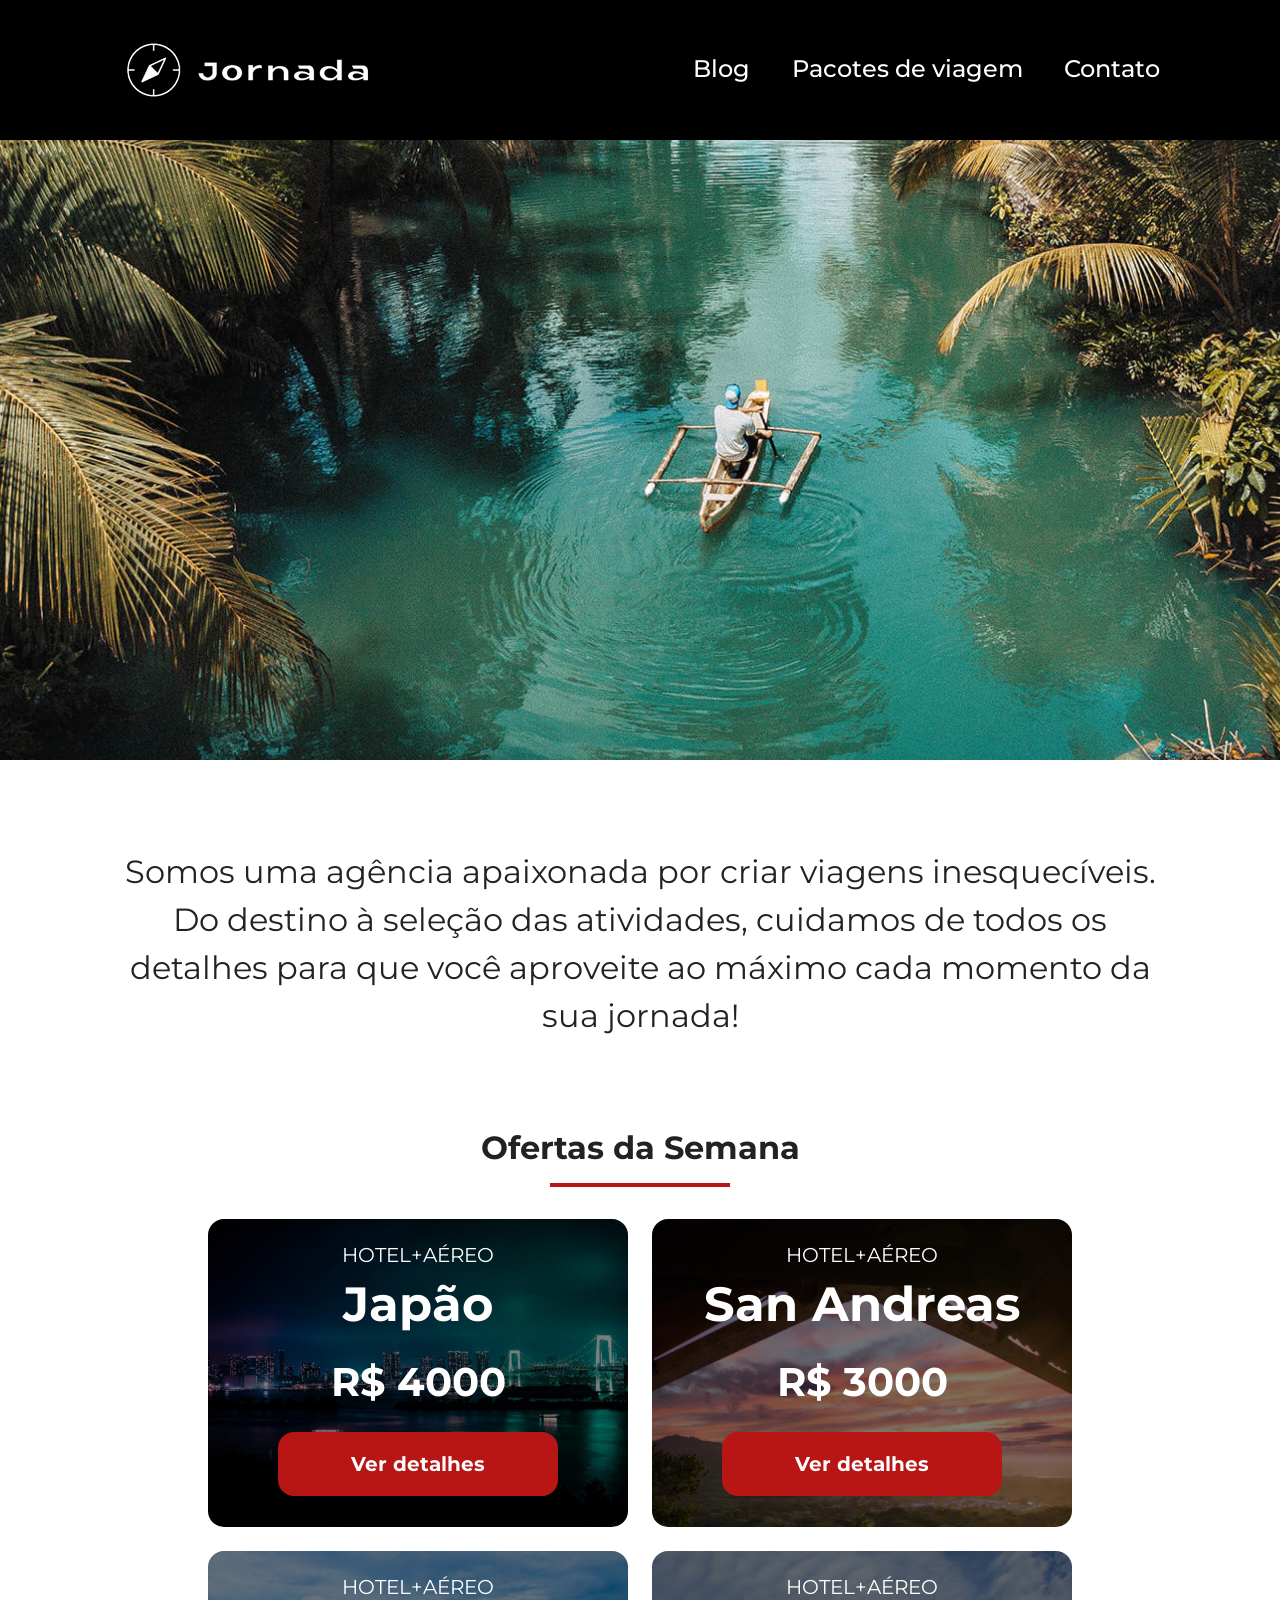
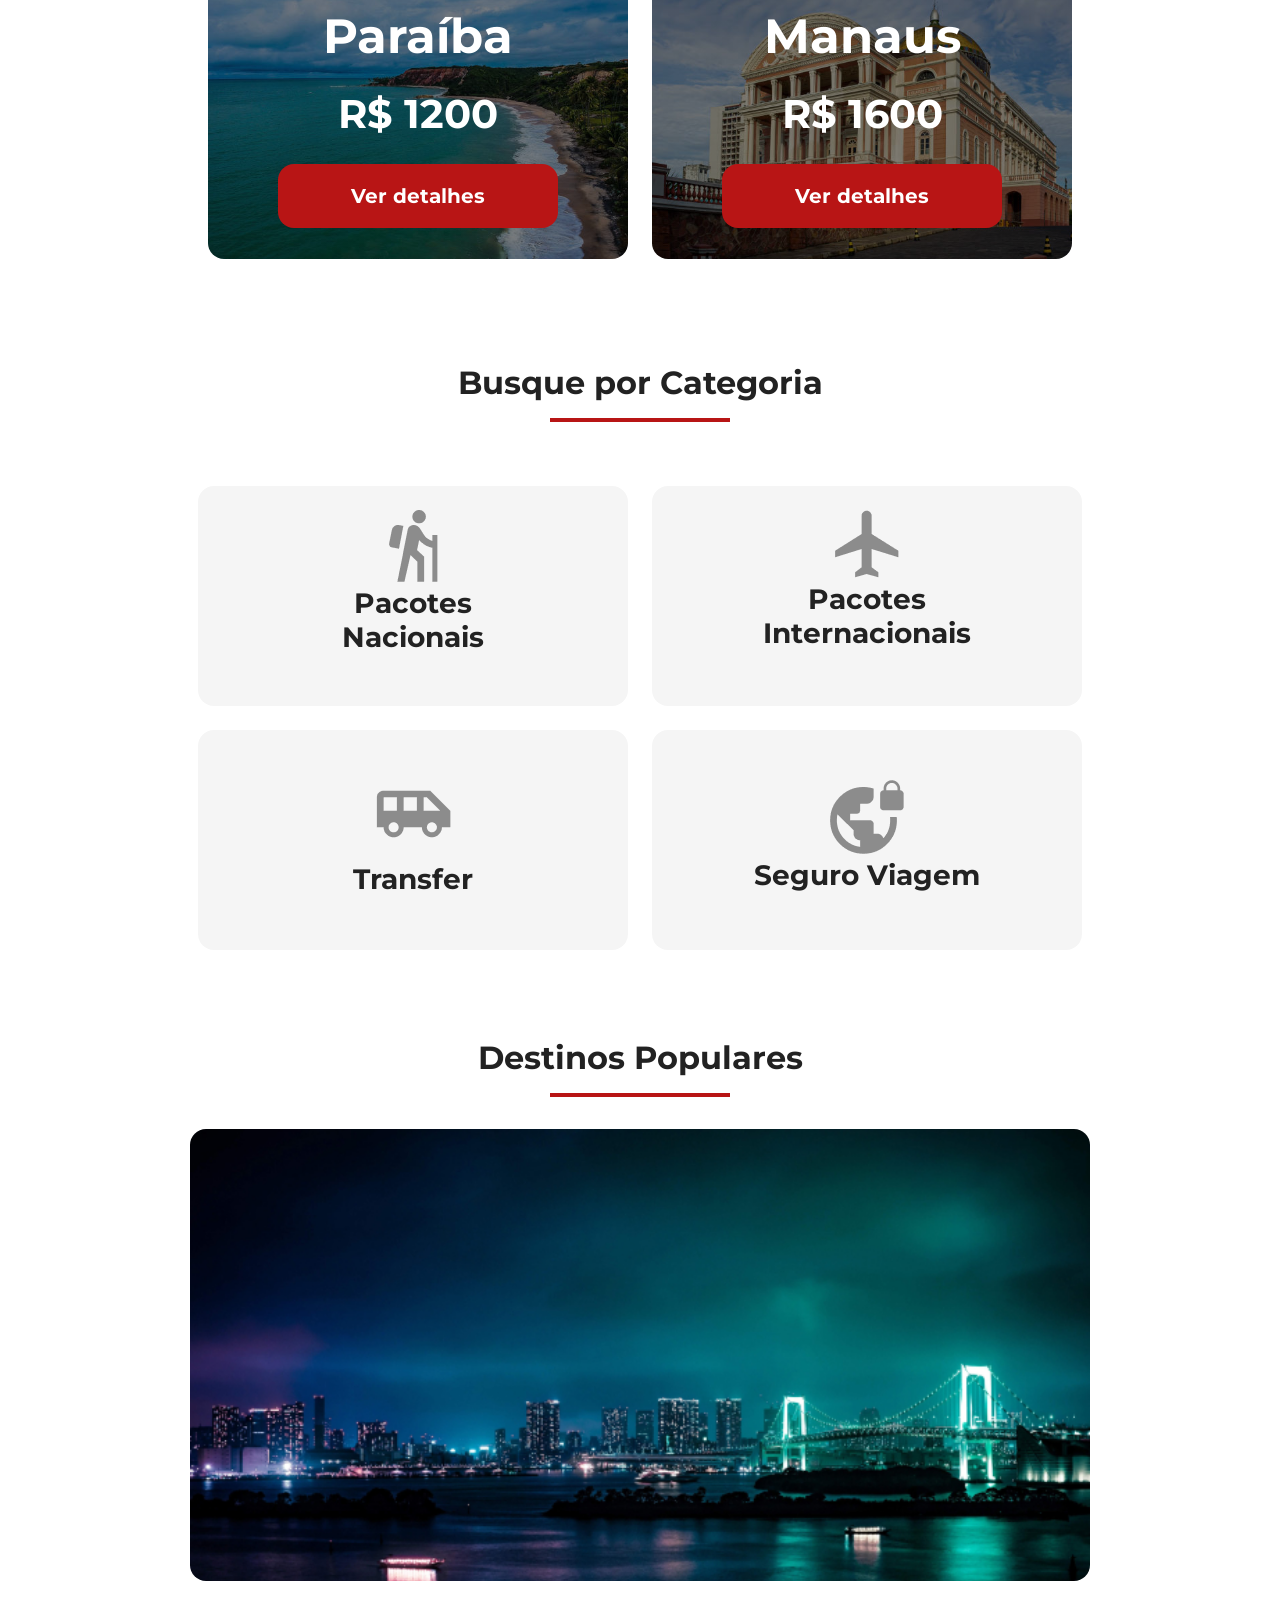
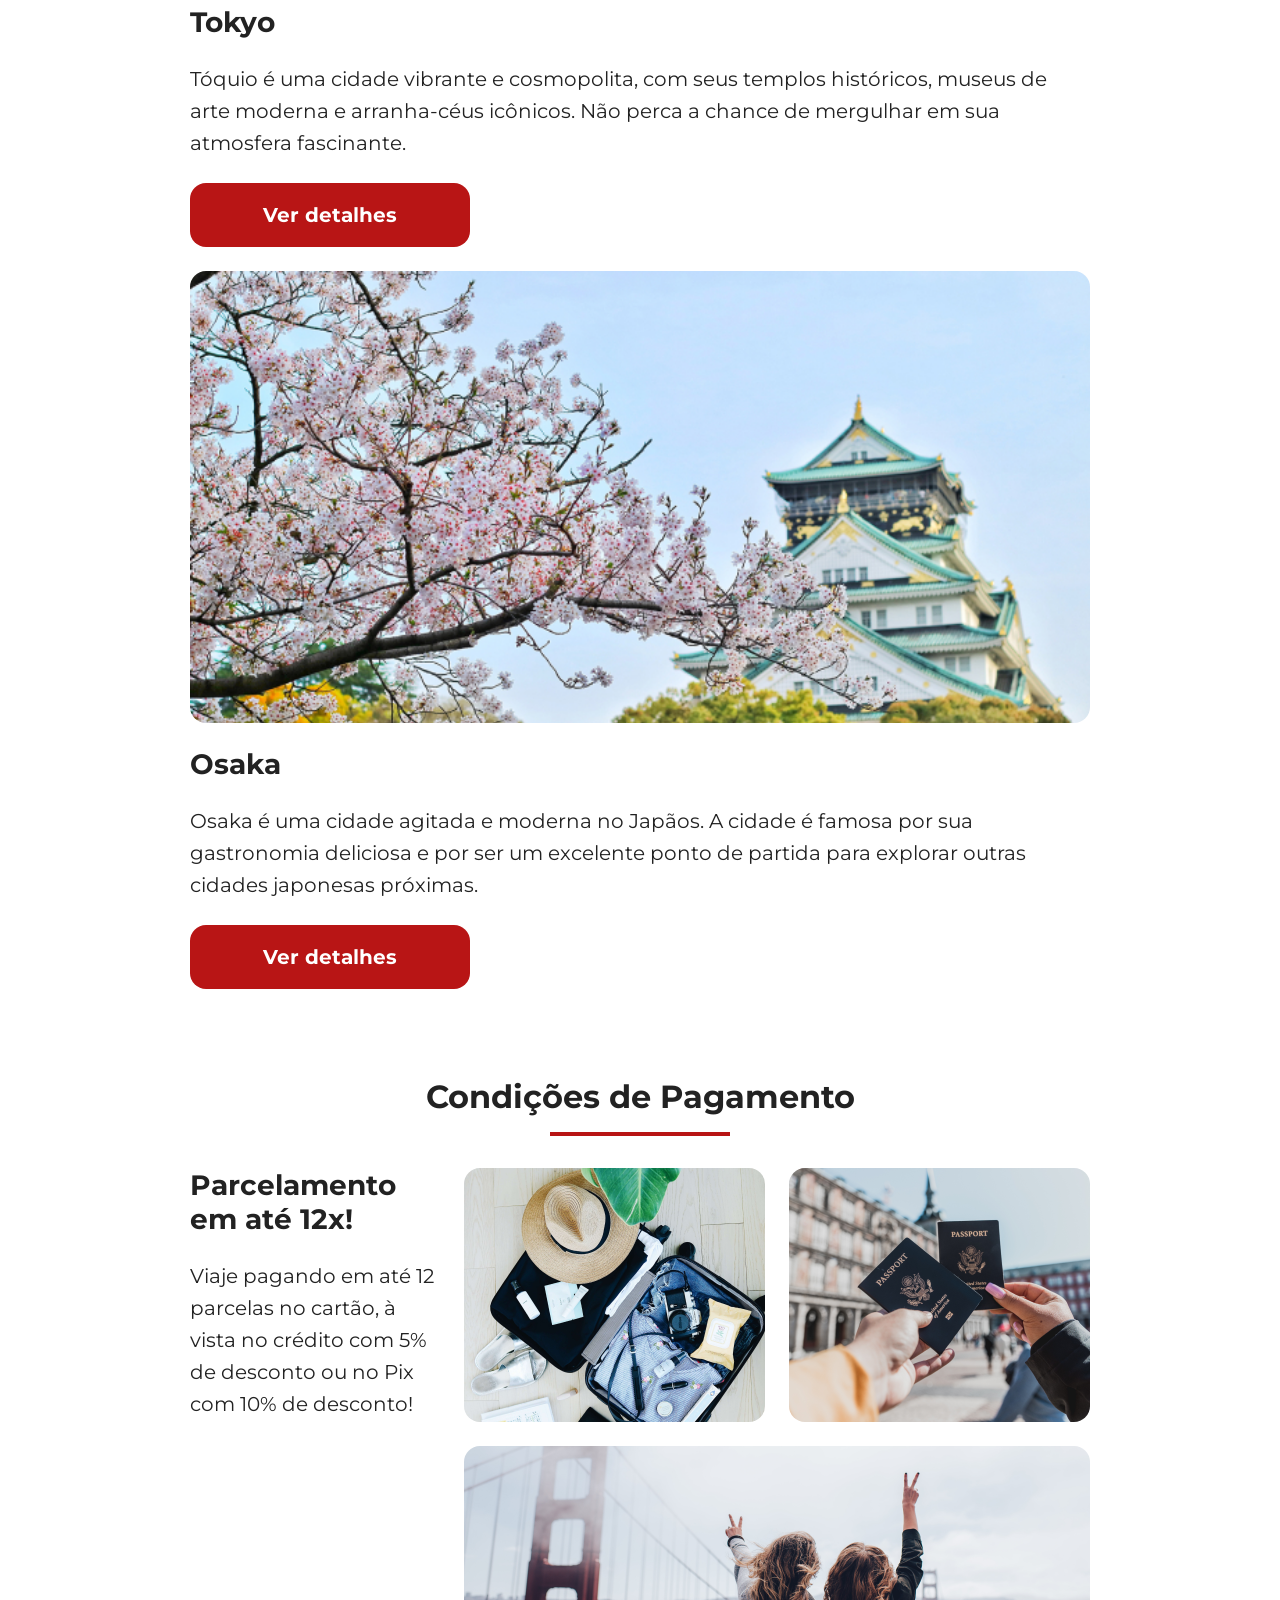
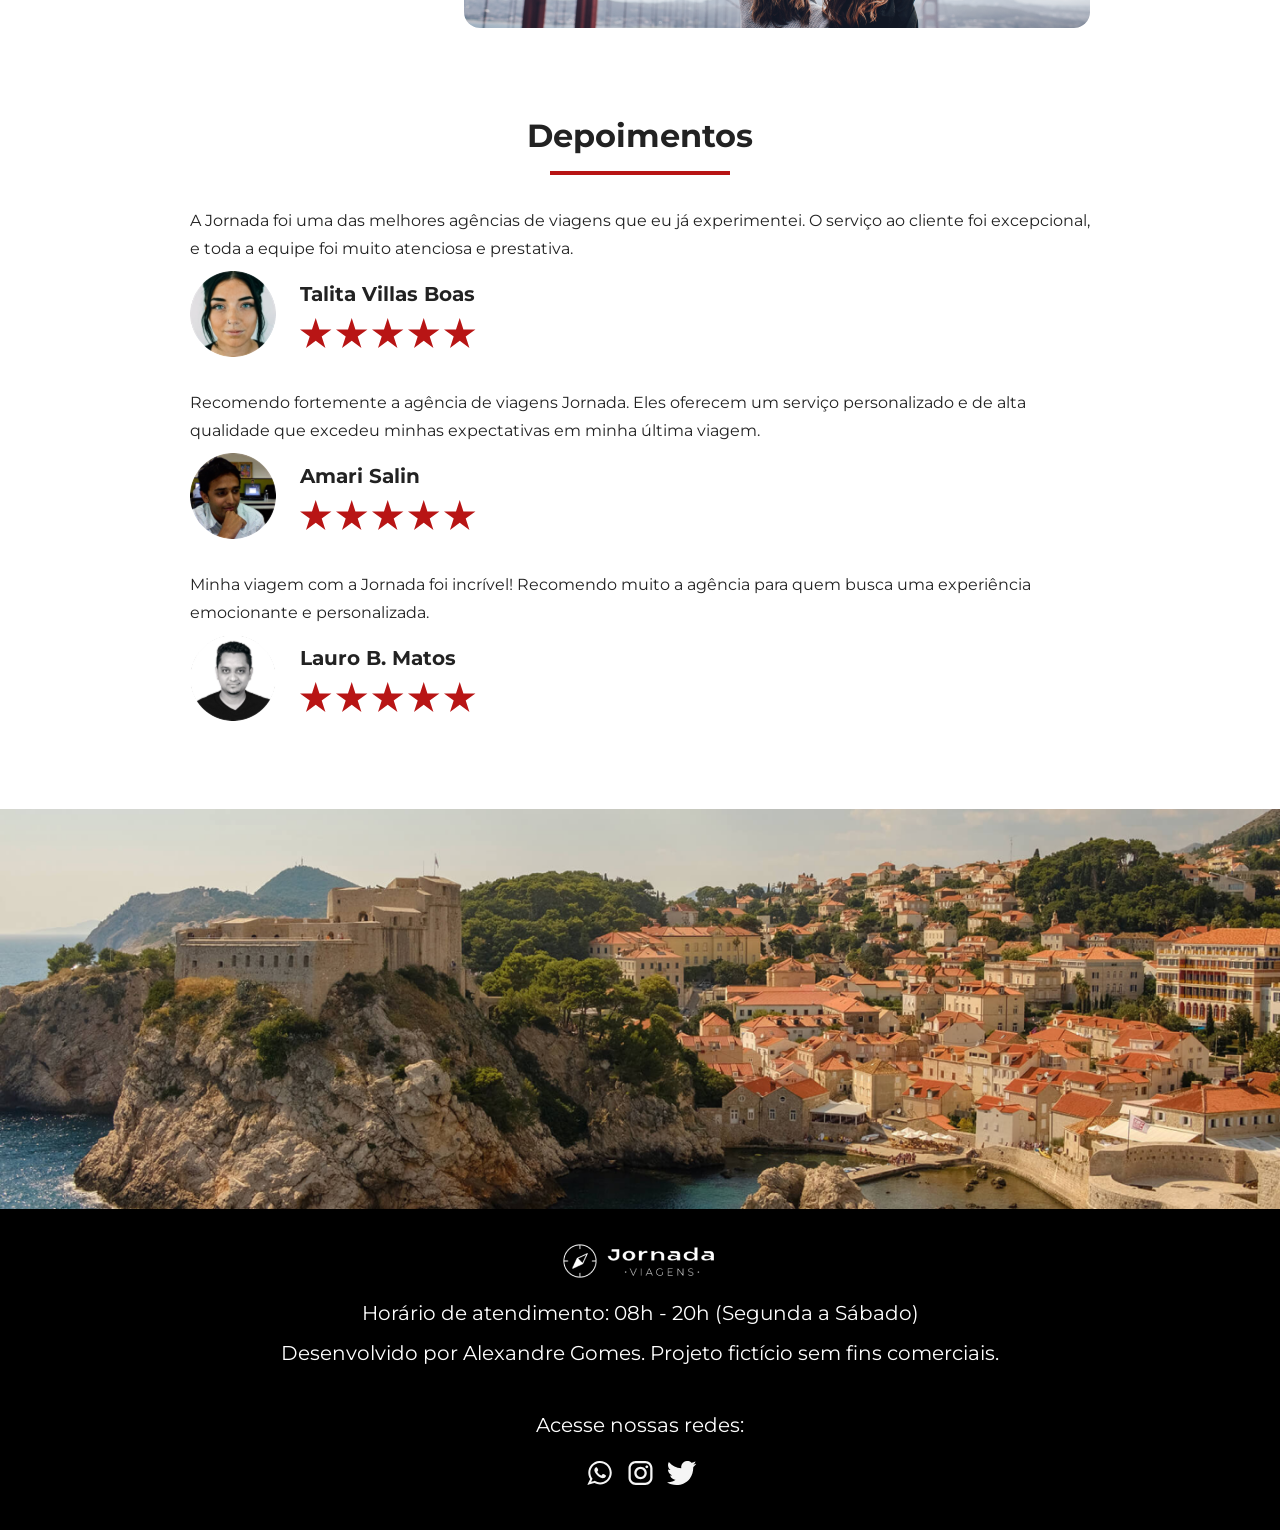
<file: index.html>
<!doctype html>
<html lang="pt-BR">

<head>
  <meta charset="UTF-8" />
  <meta name="viewport" content="width=device-width, initial-scale=1.0" />
  <meta name="description" content="Planeje sua próxima aventura com a Jornada Viagens. Oferecemos pacotes exclusivos, passagens e roteiros personalizados para transformar seu sonho em realidade. Confira!">

  <meta name="og:title" content="Jornada Viagens">
  <meta name="og:description" content="Jornada Viagens, uma agência apaixonada por criar viagens">
  <meta name="og:image" content="https://alexandregomes-off.github.io/jornada-viagens/img/logo-footer.png">
  <meta name="og:type" content="website">
  <meta name="og:url" content="https://alexandregomes-off.github.io/jornada-viagens">

  <link rel="icon" href="favico.svg" type="xml/svg" />
  <link rel="stylesheet" href="./css/style.css" />

  <title>Jornada Viagens</title>
</head>

<body>
  <header class="main-header">
    <a class="logo" href="index.html" title="voltar para a página inicial">
      <img class="img-mobile" src="img/bussola-jornada-branco.png"
        alt="Bussola do logo Jornada Viagens na cor branca" />
      <img class="img-desktop" src="img/bussola-texto-jornada-branco.png" alt="Logo Jornada Viagens na cor branca" />
    </a>
    <div class="navigation-menu">
      <label for="menu">
        <img src="img/menu.png" alt="menu" />
      </label>
      <input type="checkbox" id="menu" hidden />
      <nav>
        <ul class="list-links">
          <li>
            <a href="./blogpost.html" target="_blank" title="Acessar Blog">Blog</a>
          </li>
          <li>
            <a href="./travel-packages.html" target="_blank" title="Acessar Pacotes de viagem">Pacotes de viagem</a>
          </li>
          <li>
            <a href="./contato.html" target="_blank" title="Acessar Contato">Contato</a>
          </li>
        </ul>
      </nav>
    </div>
  </header>
  <section class="hero">
    <div class="hero-img"></div>
    <h2>
      Somos uma agência apaixonada por criar viagens inesquecíveis. Do destino
      à seleção das atividades, cuidamos de todos os detalhes para que você
      aproveite ao máximo cada momento da sua jornada!
    </h2>
  </section>
  <section class="offers">
    <div class="section-title">
      <h2>Ofertas da Semana</h2>
      <hr />
    </div>
    <div class="offers-cards">
      <article class="card japao">
        <header>
          <p>HOTEL+AÉREO</p>
          <h3>
            Japão <br />
            <span>R$ 4000</span>
          </h3>
        </header>
        <footer>
          <a href="#" class="button">Ver detalhes</a>
        </footer>
      </article>
      <article class="card san-andreas">
        <header>
          <p>HOTEL+AÉREO</p>
          <h3>
            San Andreas <br />
            <span>R$ 3000</span>
          </h3>
        </header>
        <footer>
          <a href="#" class="button">Ver detalhes</a>
        </footer>
      </article>
      <article class="card paraiba">
        <header>
          <p>HOTEL+AÉREO</p>
          <h3>
            Paraíba <br />
            <span>R$ 1200</span>
          </h3>
        </header>
        <footer>
          <a href="#" class="button">Ver detalhes</a>
        </footer>
      </article>
      <article class="card manaus">
        <header>
          <p>HOTEL+AÉREO</p>
          <h3>
            Manaus <br />
            <span>R$ 1600</span>
          </h3>
        </header>
        <footer>
          <a href="#" class="button">Ver detalhes</a>
        </footer>
      </article>
    </div>
  </section>
  <section class="categories">
    <div class="section-title">
      <h2>Busque por Categoria</h2>
      <hr />
    </div>
    <div class="categories-cards">
      <a class="card" href="#" target="_blank" title="Busque pela categoria Pacotes Nacionais">
        <img src="img/icone-caminhada.png" alt="ícone cinza representando uma pessoa fazendo tracking" />
        <h3 class="content-title">
          Pacotes<br />
          Nacionais
        </h3>
      </a>

      <a class="card" href="#" target="_blank" title="Busque pela categoria Pacotes Internacionais">
        <img src="img/icone-aviao.png" alt="ícone cinza representando um avião" />
        <h3 class="content-title">
          Pacotes <br />
          Internacionais
        </h3>
      </a>
      <a class="card single-line transfer" href="#" target="_blank" title="Busque pela categoria Transfer">
        <img src="img/icone-onibus.png" alt="ícone cinza representando um ônibus" />
        <h3 class="content-title">Transfer</h3>
      </a>
      <a class="card single-line" href="#" target="_blank" title="Busque pela categoria Seguro Viagem">
        <img src="img/icone-planeta.png" alt="ícone cinza representando o planeta terra com um cadeado" />
        <h3 class="content-title">Seguro Viagem</h3>
      </a>
    </div>
  </section>
  <section class="destinations">
    <div class="section-title">
      <h2>Destinos Populares</h2>
      <hr />
    </div>
    <div class="destination-items">
      <article class="item tokyo">
        <header>
          <div class="img-item"></div>
          <h3 class="content-title">Tokyo</h3>
        </header>
        <p class="content-text">
          Tóquio é uma cidade vibrante e cosmopolita, com seus templos
          históricos, museus de arte moderna e arranha-céus icônicos. Não
          perca a chance de mergulhar em sua atmosfera fascinante.
        </p>
        <footer>
          <a href="#" class="button" target="_blank" title="Veja mais detalhes do destino Tokyo">Ver detalhes</a>
        </footer>
      </article>
      <article class="item osaka">
        <header>
          <div class="img-item"></div>
          <h3 class="content-title">Osaka</h3>
        </header>
        <p class="content-text">
          Osaka é uma cidade agitada e moderna no Japãos. A cidade é famosa
          por sua gastronomia deliciosa e por ser um excelente ponto de
          partida para explorar outras cidades japonesas próximas.
        </p>
        <footer>
          <a href="#" class="button" target="_blank" title="Veja mais detalhes do destino Osaka">Ver detalhes</a>
        </footer>
      </article>
    </div>
  </section>
  <section class="payments">
    <div class="section-title">
      <h2>Condições de Pagamento</h2>
      <hr />
    </div>
    <article class="payments-content">
      <div class="text-content">
        <h3 class="content-title">Parcelamento em até 12x!</h3>
        <p class="content-text">Viaje pagando em até 12 parcelas no cartão, à vista no crédito com 5% de desconto ou no
          Pix com 10% de desconto! </p>
      </div>
      <div class="image-content">
        <div class="image bag"></div>
        <div class="image passport"></div>
        <div class="image people colspan-2"></div>
      </div>
    </article>

  </section>
  <section class="testimonials">

    <div class="section-title">
      <h2>Depoimentos</h2>
      <hr />
    </div>

    <div class="testimonials-container">

      <article>
        <header>
          <p>A Jornada foi uma das melhores agências de viagens que eu já experimentei. O serviço ao cliente foi
            excepcional, e toda a equipe foi muito atenciosa e prestativa.</p>
        </header>
        <footer>
          <img src="./img/avatar-talita.png" alt="Imagem de perfil da cliente Talita Villas Boas">
          <div class="profile-content">
            <h4>Talita Villas Boas</h4>
            <div class="rating">
              <img src="./img/star.svg" class="star" alt="Imagem de uma estrela vermelha">
              <img src="./img/star.svg" class="star" alt="Imagem de uma estrela vermelha">
              <img src="./img/star.svg" class="star" alt="Imagem de uma estrela vermelha">
              <img src="./img/star.svg" class="star" alt="Imagem de uma estrela vermelha">
              <img src="./img/star.svg" class="star" alt="Imagem de uma estrela vermelha">
            </div>
          </div>
        </footer>
      </article>

      <article>
        <header>
          <p>Recomendo fortemente a agência de viagens Jornada. Eles oferecem um serviço personalizado e de alta
            qualidade que excedeu minhas expectativas em minha última viagem.</p>
        </header>
        <footer>
          <img src="./img/avatar-amari.png" alt="Imagem de perfil do cliente Amari Salin">
          <div class="profile-content">
            <h4>Amari Salin</h4>
            <div class="rating">
              <img src="./img/star.svg" class="star" alt="Imagem de uma estrela vermelha">
              <img src="./img/star.svg" class="star" alt="Imagem de uma estrela vermelha">
              <img src="./img/star.svg" class="star" alt="Imagem de uma estrela vermelha">
              <img src="./img/star.svg" class="star" alt="Imagem de uma estrela vermelha">
              <img src="./img/star.svg" class="star" alt="Imagem de uma estrela vermelha">
            </div>
          </div>
        </footer>
      </article>

      <article>
        <header>
          <p>Minha viagem com a Jornada foi incrível! Recomendo muito a agência para quem busca uma experiência
            emocionante e personalizada.</p>
        </header>
        <footer>
          <img src="./img/avatar-lauro.png" alt="Imagem de perfil do cliente Lauro B. Matos">
          <div class="profile-content">
            <h4>Lauro B. Matos</h4>
            <div class="rating">
              <img src="./img/star.svg" class="star" alt="Imagem de uma estrela vermelha">
              <img src="./img/star.svg" class="star" alt="Imagem de uma estrela vermelha">
              <img src="./img/star.svg" class="star" alt="Imagem de uma estrela vermelha">
              <img src="./img/star.svg" class="star" alt="Imagem de uma estrela vermelha">
              <img src="./img/star.svg" class="star" alt="Imagem de uma estrela vermelha">
            </div>
          </div>
        </footer>
      </article>

    </div>

  </section>

  <section class="hero-footer">
    <div class="img-hero-footer"></div>
  </section>

  <section class="footer">
    <div class="detalhes">
      <div class="sobre">
        <img src="./img/logo-footer.png" alt="Logo da Jornada Viagens">
        <p>Horário de atendimento: 08h - 20h (Segunda a Sábado)</p>
        <p>Desenvolvido por Alexandre Gomes. Projeto fictício sem fins comerciais.</p>
      </div>
      <div class="redes-sociais">
        <p>Acesse nossas redes:</p>
        <div class="imagens-sociais">
          <a href="#"><img src="./img/icone-whatsapp.svg" target="_blank" title="Acesse o WhatsApp do Jarnada Viagens"
              alt="Icone do Whatsapp na cor branca"></a>
          <a href="#"><img src="./img/icone-instagram.svg" target="_blank" title="Acesse o Instagram do Jarnada Viagens"
              alt="Icone do instagram na cor branca"></a>
          <a href="#"><img src="./img/icone-twitter.svg" target="_blank" title="Acesse o Twitter do Jarnada Viagens"
              alt="Icone do Twitter na cor branca"></a>
        </div>
      </div>
    </div>

  </section>

</body>

</html>
</file>
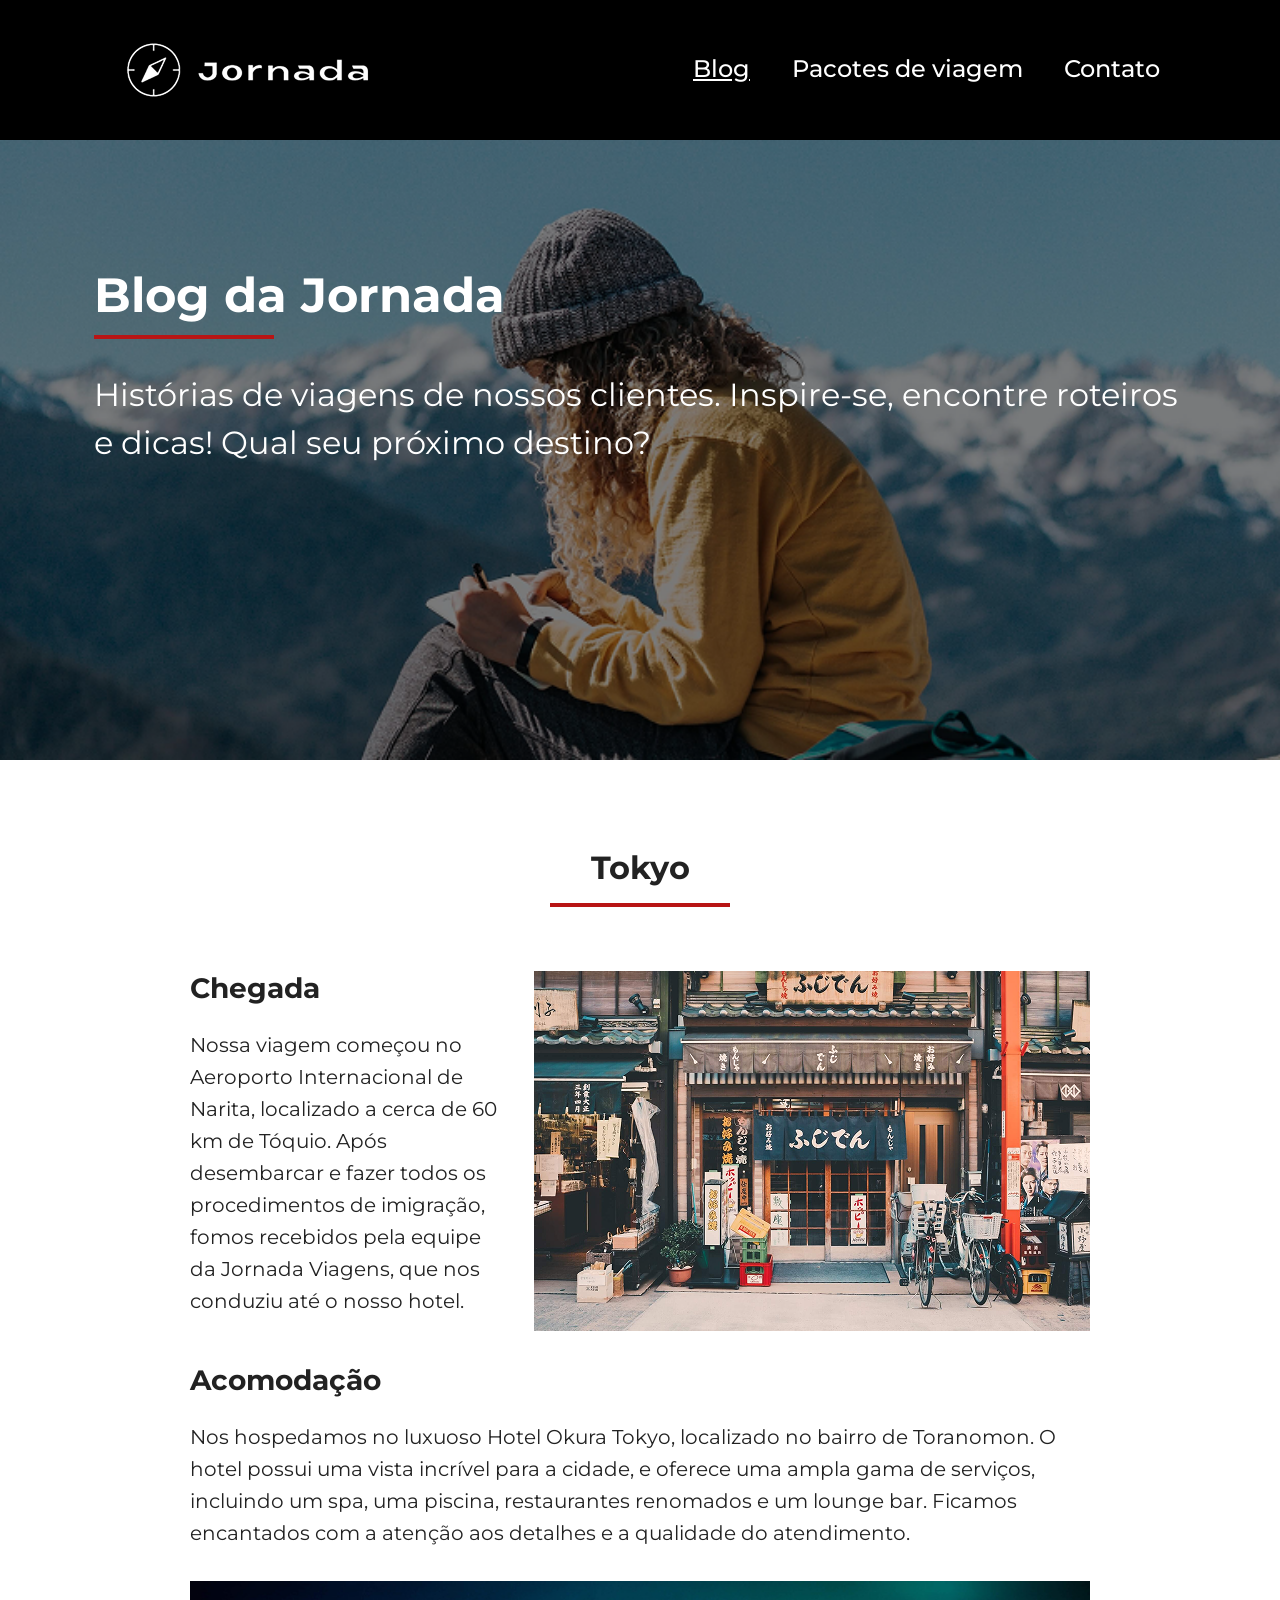
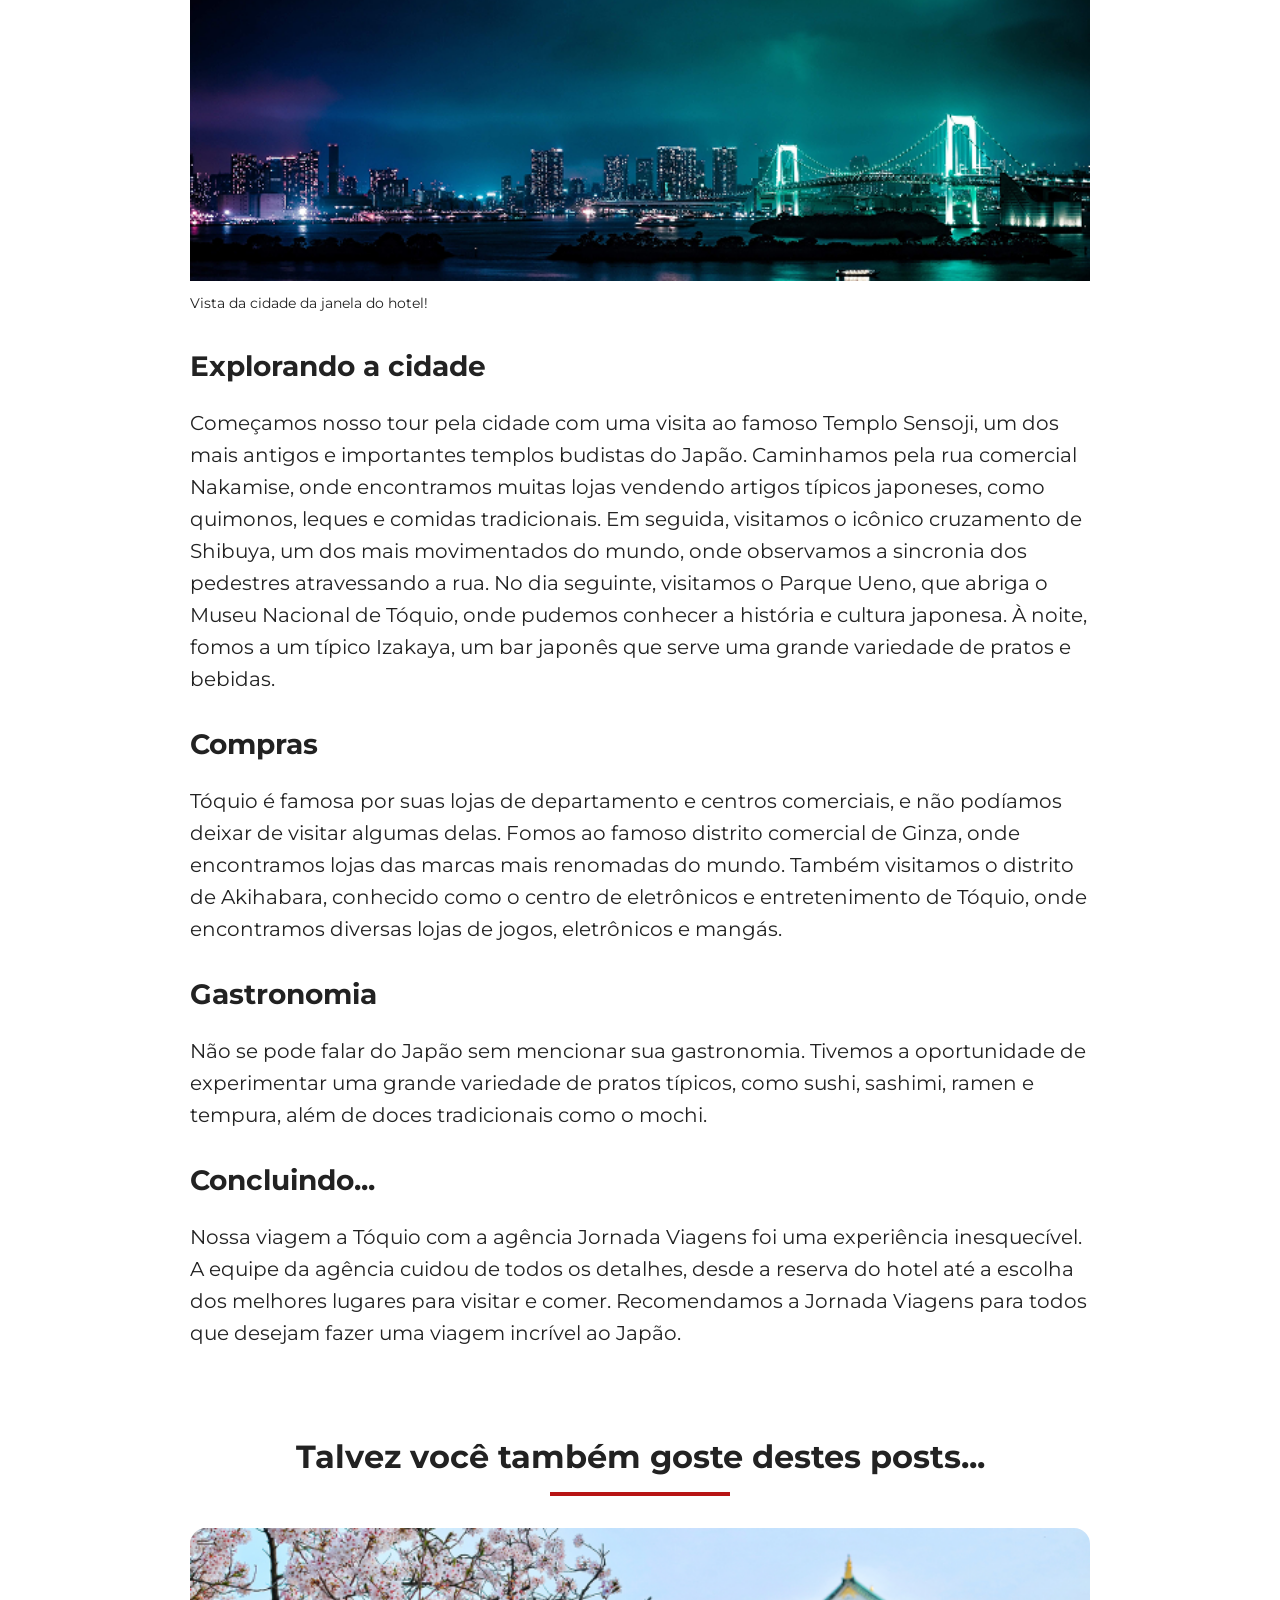
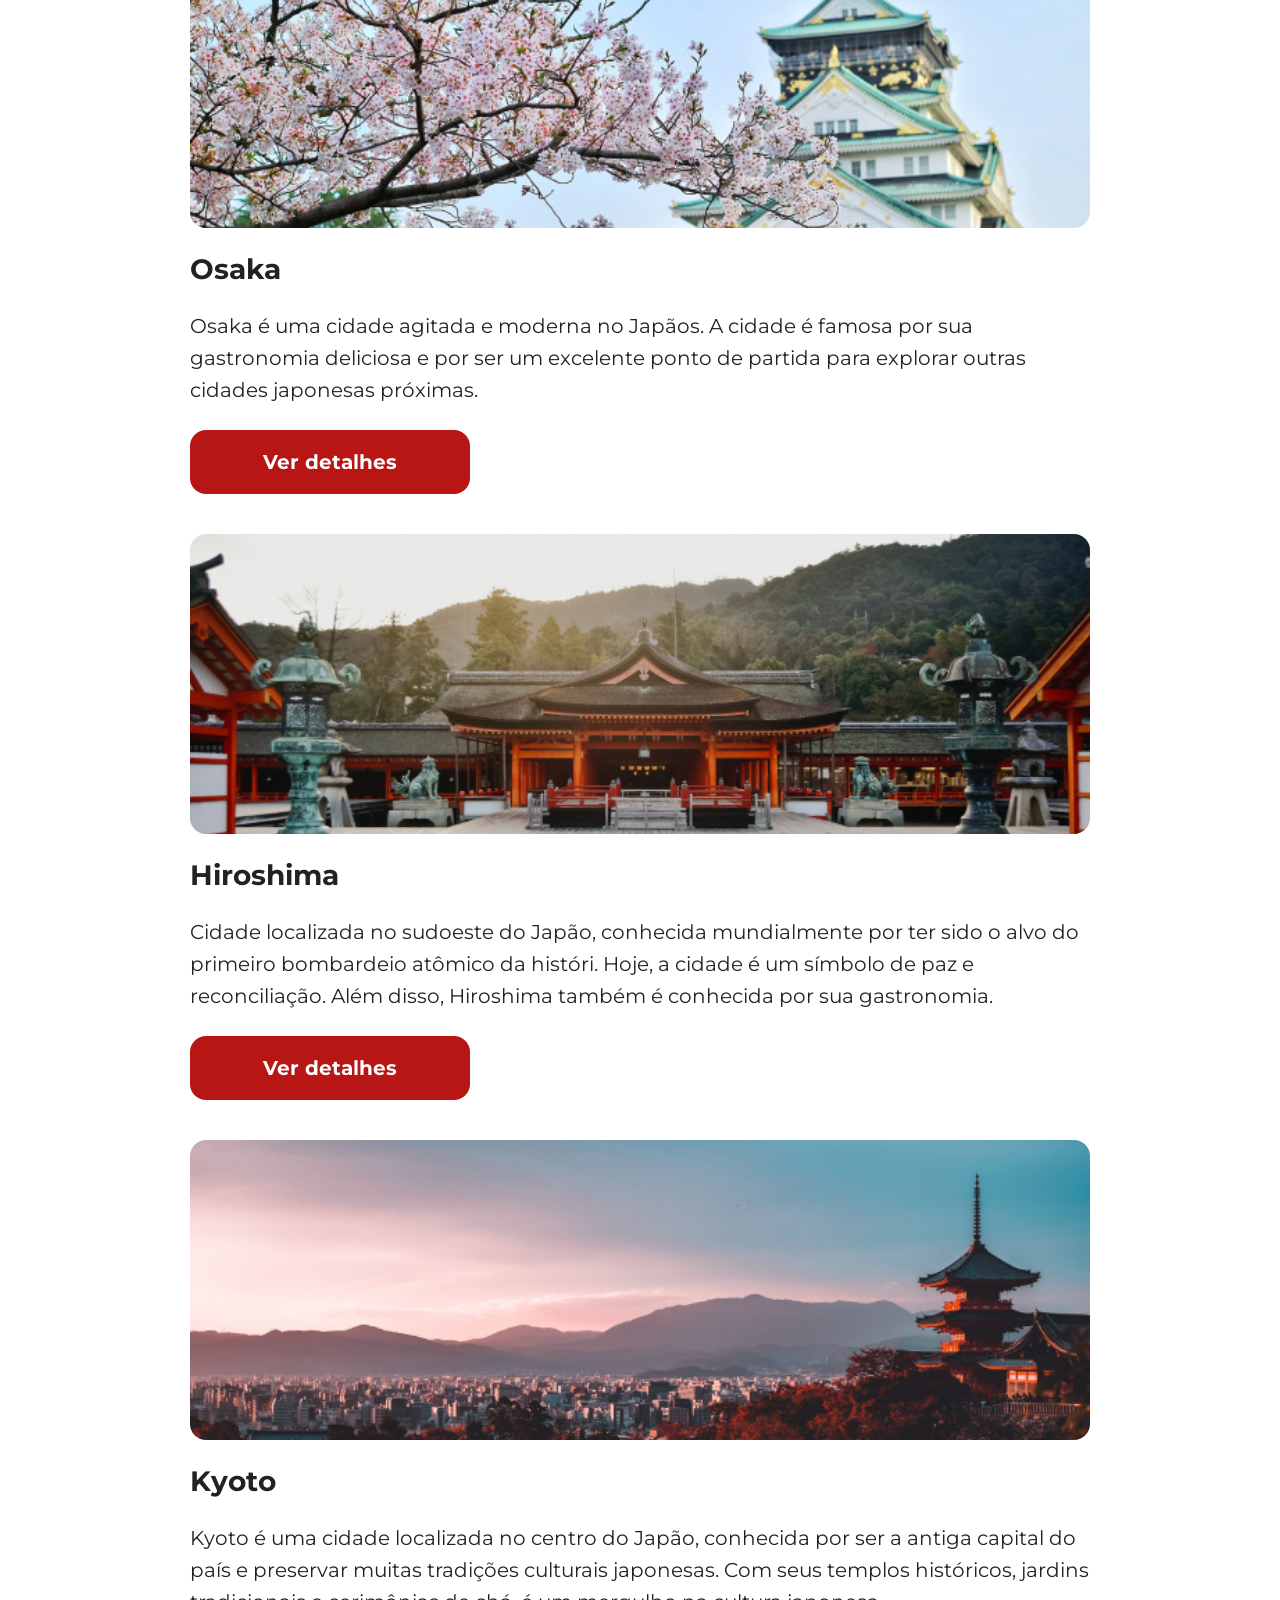
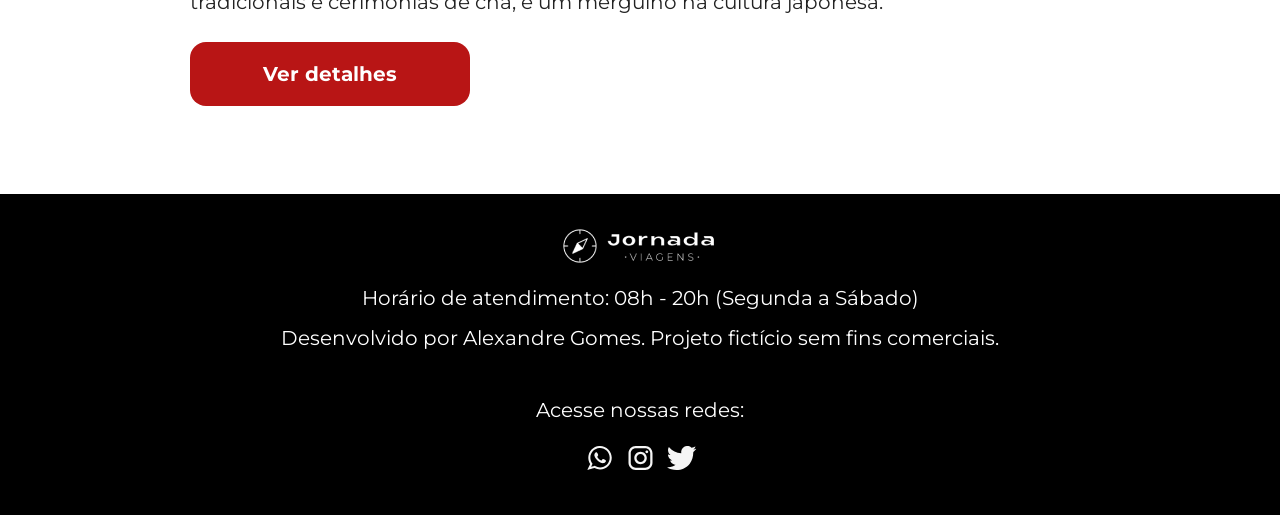
<file: blogpost.html>
<!DOCTYPE html>
<html lang="pt-br">

<head>
    <meta charset="UTF-8">
    <meta name="viewport" content="width=device-width, initial-scale=1.0">

    <meta name="description"
        content="Planeje sua próxima aventura com a Jornada Viagens. Oferecemos pacotes exclusivos, passagens e roteiros personalizados para transformar seu sonho em realidade. Confira!">

    <meta name="og:title" content="Jornada Viagens">
    <meta name="og:description" content="Jornada Viagens, uma agência apaixonada por criar viagens">
    <meta name="og:image" content="https://alexandregomes-off.github.io/jornada-viagens/img/logo-footer.png">
    <meta name="og:type" content="website">
    <meta name="og:url" content="https://alexandregomes-off.github.io/jornada-viagens">

    <link rel="icon" href="favico.svg" type="xml/svg" />
    <link rel="stylesheet" href="./css/style.css" />

    <title>Blog</title>
</head>

<body class="blog-content">

    <header class="main-header">
        <a class="logo" href="index.html" title="voltar para a página inicial">
            <img class="img-mobile" src="img/bussola-jornada-branco.png"
                alt="Bussola do logo Jornada Viagens na cor branca" />
            <img class="img-desktop" src="img/bussola-texto-jornada-branco.png"
                alt="Logo Jornada Viagens na cor branca" />
        </a>
        <div class="navigation-menu">
            <label for="menu">
                <img src="img/menu.png" alt="menu" />
            </label>
            <input type="checkbox" id="menu" hidden />
            <nav>
                <ul class="list-links">
                    <li>
                        <a class="active" href="./blogpost.html" target="_blank" title="Acessar Blog">Blog</a>
                    </li>
                    <li>
                        <a href="./travel-packages.html" target="_blank" title="Acessar Pacotes de viagem">Pacotes de
                            viagem</a>
                    </li>
                    <li>
                        <a href="./contato.html" target="_blank" title="Acessar Contato">Contato</a>
                    </li>
                </ul>
            </nav>
        </div>
    </header>

    <section class="hero-blog">
        <div class="hero-img">
            <div class="section-title hero-text">
                <h1>Blog da Jornada</h1>
                <hr>
                <p>Histórias de viagens de nossos clientes. Inspire-se, encontre roteiros e dicas! Qual seu próximo
                    destino?</p>
            </div>
        </div>
    </section>

    <section class="info-tokyo">
        <div class="section-title">
            <h2>Tokyo</h2>
            <hr />
        </div>

        <div class="flex-tokyo">
            <div class="text-content">
                <h3 class="content-title">Chegada</h3>
                <p class="content-text">Nossa viagem começou no Aeroporto Internacional de Narita, localizado a cerca de
                    60 km de Tóquio. Após
                    desembarcar e fazer todos os procedimentos de imigração, fomos recebidos pela equipe da Jornada
                    Viagens,
                    que nos conduziu até o nosso hotel.</p>
            </div>
            <div class="img-chegada-tokyo"></div>
        </div>

        <div>
            <h3 class="content-title">Acomodação</h3>
            <p class="content-text">Nos hospedamos no luxuoso Hotel Okura Tokyo, localizado no bairro de Toranomon. O
                hotel possui uma vista
                incrível para a cidade, e oferece uma ampla gama de serviços, incluindo um spa, uma piscina,
                restaurantes renomados e um lounge bar. Ficamos encantados com a atenção aos detalhes e a qualidade do
                atendimento.</p>
            <div class="img-acomodacao-tokyo"></div>
            <span class="legenda">Vista da cidade da janela do hotel!</span>
        </div>

        <div>
            <h3 class="content-title">Explorando a cidade</h3>
            <p class="content-text">Começamos nosso tour pela cidade com uma visita ao famoso Templo Sensoji, um dos
                mais antigos e
                importantes templos budistas do Japão. Caminhamos pela rua comercial Nakamise, onde encontramos muitas
                lojas vendendo artigos típicos japoneses, como quimonos, leques e comidas tradicionais.
                Em seguida, visitamos o icônico cruzamento de Shibuya, um dos mais movimentados do mundo, onde
                observamos a sincronia dos pedestres atravessando a rua.
                No dia seguinte, visitamos o Parque Ueno, que abriga o Museu Nacional de Tóquio, onde pudemos conhecer a
                história e cultura japonesa. À noite, fomos a um típico Izakaya, um bar japonês que serve uma grande
                variedade de pratos e bebidas.</p>
        </div>

        <div>
            <h3 class="content-title">Compras</h3>
            <p class="content-text">Tóquio é famosa por suas lojas de departamento e centros comerciais, e não podíamos
                deixar de visitar
                algumas delas. Fomos ao famoso distrito comercial de Ginza, onde encontramos lojas das marcas mais
                renomadas do mundo.
                Também visitamos o distrito de Akihabara, conhecido como o centro de eletrônicos e entretenimento de
                Tóquio, onde encontramos diversas lojas de jogos, eletrônicos e mangás.</p>
        </div>

        <div>
            <h3 class="content-title">Gastronomia</h3>
            <p class="content-text">Não se pode falar do Japão sem mencionar sua gastronomia. Tivemos a oportunidade de
                experimentar uma
                grande variedade de pratos típicos, como sushi, sashimi, ramen e tempura, além de doces tradicionais
                como o mochi.</p>
        </div>

        <div>
            <h3 class="content-title">Concluindo...</h3>
            <p class="content-text">Nossa viagem a Tóquio com a agência Jornada Viagens foi uma experiência
                inesquecível. A equipe da agência
                cuidou de todos os detalhes, desde a reserva do hotel até a escolha dos melhores lugares para visitar e
                comer. Recomendamos a Jornada Viagens para todos que desejam fazer uma viagem incrível ao Japão.</p>
        </div>
    </section>

    <section class="destinations">
        <div class="section-title">
            <h2>Talvez você também goste destes posts...</h2>
            <hr />
        </div>
        <div class="destination-items">

            <article class="item osaka">
                <header>
                    <div class="img-item"></div>
                    <h3 class="content-title">Osaka</h3>
                </header>
                <p class="content-text">
                    Osaka é uma cidade agitada e moderna no Japãos. A cidade é famosa
                    por sua gastronomia deliciosa e por ser um excelente ponto de
                    partida para explorar outras cidades japonesas próximas.
                </p>
                <footer>
                    <a href="#" class="button" target="_blank" title="Veja mais detalhes do destino Osaka">Ver
                        detalhes</a>
                </footer>
            </article>

            <article class="item hiroshima">
                <header>
                    <div class="img-item"></div>
                    <h3 class="content-title">Hiroshima</h3>
                </header>
                <p class="content-text">
                    Cidade localizada no sudoeste do Japão, conhecida mundialmente por ter sido o alvo do primeiro
                    bombardeio atômico da históri. Hoje, a cidade é um símbolo de paz e reconciliação. Além disso,
                    Hiroshima também é conhecida por sua gastronomia.
                </p>
                <footer>
                    <a href="#" class="button" target="_blank" title="Veja mais detalhes do destino hiroshima">Ver
                        detalhes</a>
                </footer>
            </article>

            <article class="item kyoto">
                <header>
                    <div class="img-item"></div>
                    <h3 class="content-title">Kyoto</h3>
                </header>
                <p class="content-text">
                    Kyoto é uma cidade localizada no centro do Japão, conhecida por ser a antiga capital do país e
                    preservar muitas tradições culturais japonesas. Com seus templos históricos, jardins tradicionais e
                    cerimônias de chá, é um mergulho na cultura japonesa.
                </p>
                <footer>
                    <a href="#" class="button" target="_blank" title="Veja mais detalhes do destino Kyoto">Ver
                        detalhes</a>
                </footer>
            </article>
        </div>
    </section>

    <footer class="footer">
        <div class="detalhes">
            <div class="sobre">
                <img src="./img/logo-footer.png" alt="Logo da Jornada Viagens">
                <p>Horário de atendimento: 08h - 20h (Segunda a Sábado)</p>
                <p>Desenvolvido por Alexandre Gomes. Projeto fictício sem fins comerciais.</p>
            </div>
            <div class="redes-sociais">
                <p>Acesse nossas redes:</p>
                <div class="imagens-sociais">
                    <a href="#"><img src="./img/icone-whatsapp.svg" target="_blank"
                            title="Acesse o WhatsApp do Jarnada Viagens" alt="Icone do Whatsapp na cor branca"></a>
                    <a href="#"><img src="./img/icone-instagram.svg" target="_blank"
                            title="Acesse o Instagram do Jarnada Viagens" alt="Icone do instagram na cor branca"></a>
                    <a href="#"><img src="./img/icone-twitter.svg" target="_blank"
                            title="Acesse o Twitter do Jarnada Viagens" alt="Icone do Twitter na cor branca"></a>
                </div>
            </div>
        </div>

    </footer>
    
</body>

</html>
</file>
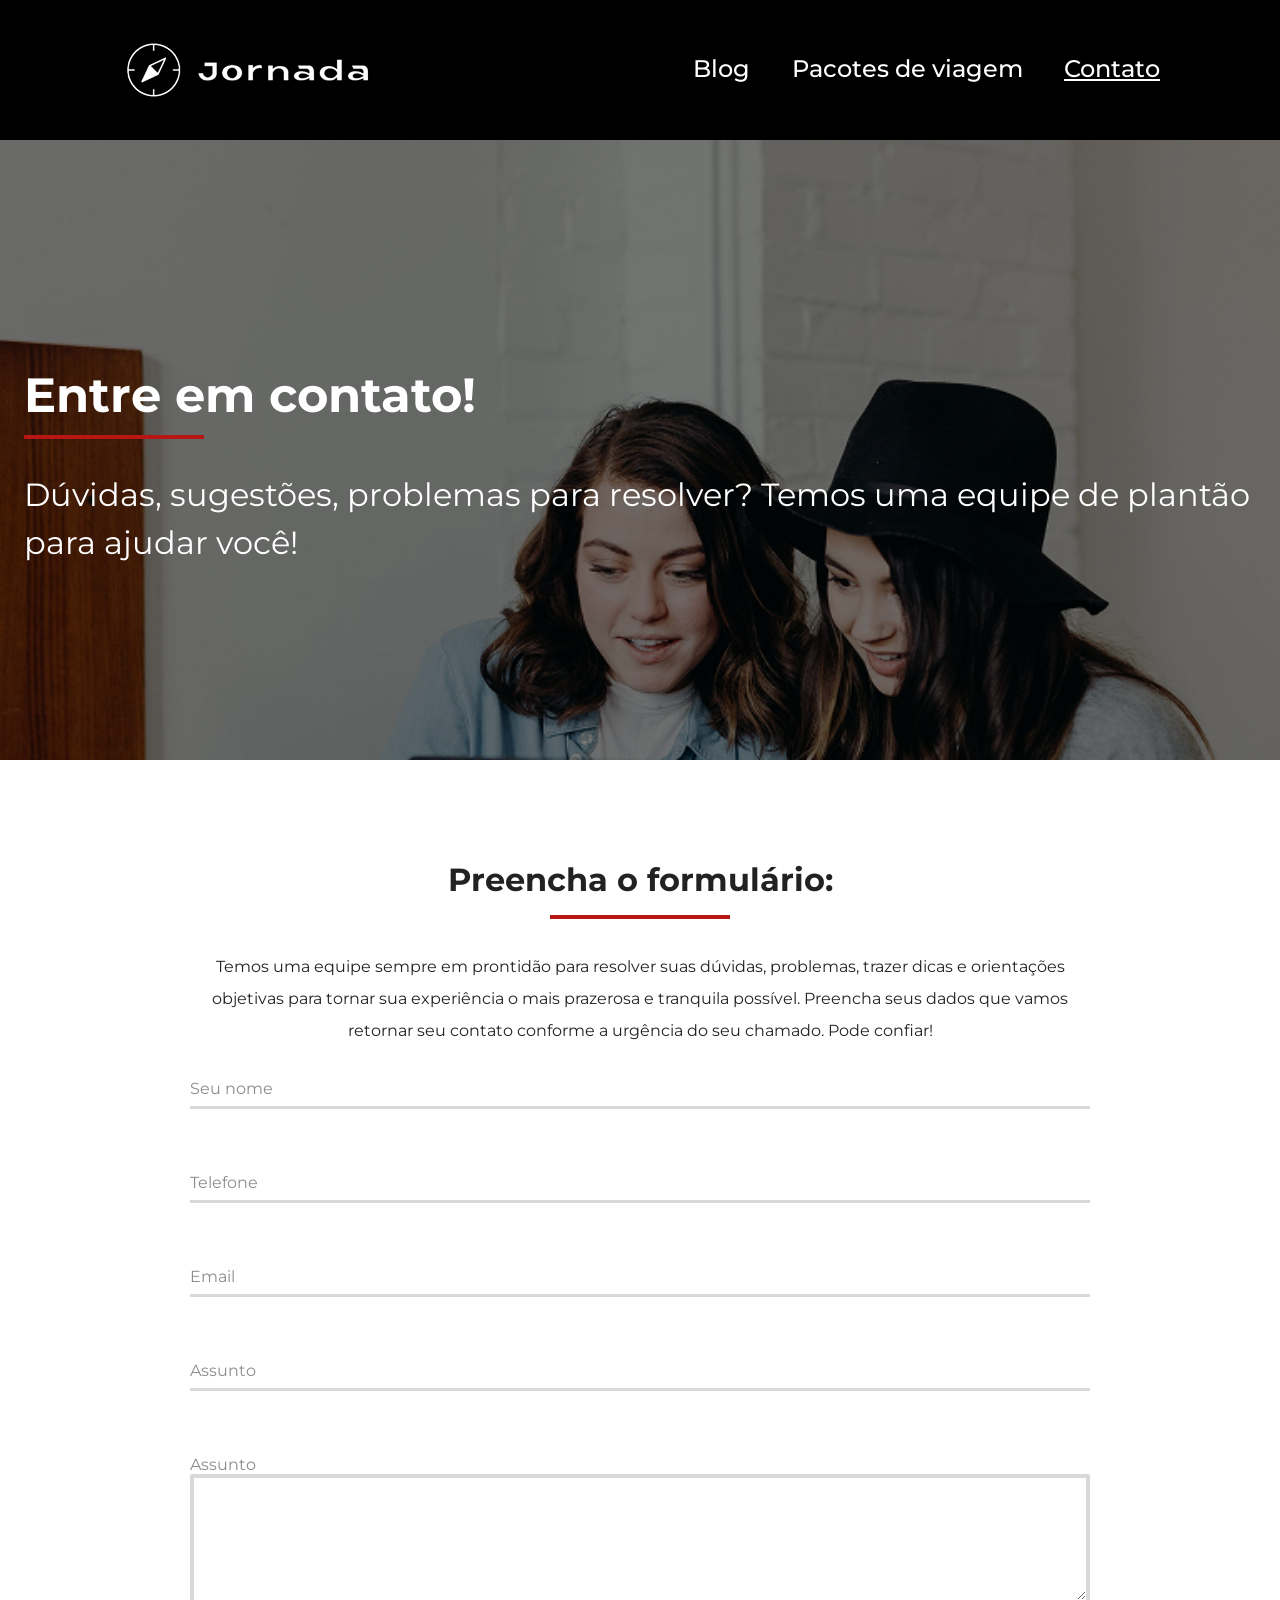
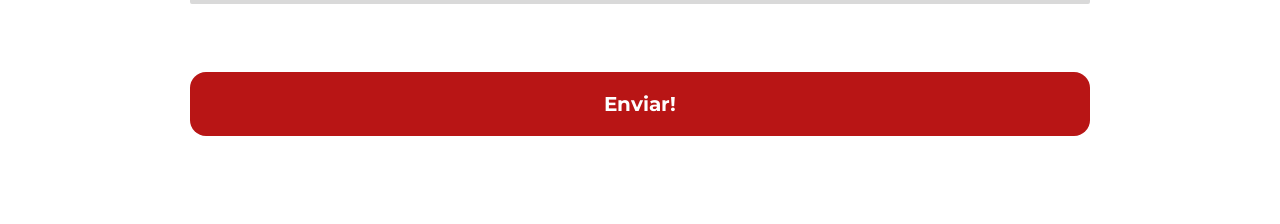
<file: contato.html>
<!DOCTYPE html>
<html lang="pt-br">

<head>
    <meta charset="UTF-8">
    <meta name="viewport" content="width=device-width, initial-scale=1.0">

    <meta name="description"
        content="Planeje sua próxima aventura com a Jornada Viagens. Oferecemos pacotes exclusivos, passagens e roteiros personalizados para transformar seu sonho em realidade. Confira!">

    <meta name="og:title" content="Jornada Viagens">
    <meta name="og:description" content="Jornada Viagens, uma agência apaixonada por criar viagens">
    <meta name="og:image" content="https://alexandregomes-off.github.io/jornada-viagens/img/logo-footer.png">
    <meta name="og:type" content="website">
    <meta name="og:url" content="https://alexandregomes-off.github.io/jornada-viagens">

    <link rel="icon" href="favico.svg" type="xml/svg" />
    <link rel="stylesheet" href="./css/style.css">

    <title>Entre em Contato</title>
</head>

<body class="contato-conteudo">

    <header class="main-header">
        <a class="logo" href="index.html" title="voltar para a página inicial">
            <img class="img-mobile" src="img/bussola-jornada-branco.png"
                alt="Bussola do logo Jornada Viagens na cor branca" />
            <img class="img-desktop" src="img/bussola-texto-jornada-branco.png"
                alt="Logo Jornada Viagens na cor branca" />
        </a>
        <div class="navigation-menu">
            <label for="menu">
                <img src="img/menu.png" alt="menu" />
            </label>
            <input type="checkbox" id="menu" hidden />
            <nav>
                <ul class="list-links">
                    <li>
                        <a href="./blogpost.html" target="_blank" title="Acessar Blog">Blog</a>
                    </li>
                    <li>
                        <a href="./travel-packages.html" target="_blank" title="Acessar Pacotes de viagem">Pacotes de
                            viagem</a>
                    </li>
                    <li>
                        <a class="active" href="./contato.html" target="_blank" title="Acessar Contato">Contato</a>
                    </li>
                </ul>
            </nav>
        </div>
    </header>

    <section class="hero-contato">
        <div class="contato-img">
            <div class="section-title contato-text">
                <h1>Entre em contato!</h1>
                <hr>
                <p>Dúvidas, sugestões, problemas para resolver? Temos uma equipe de plantão para ajudar você!</p>
            </div>
        </div>
    </section>

    <section class="form-content">
        <div class="section-title">
            <h2>Preencha o formulário:</h2>
            <hr />

            <p class="content-text">Temos uma equipe sempre em prontidão para resolver suas dúvidas, problemas, trazer
                dicas e orientações objetivas para tornar sua experiência o mais prazerosa e tranquila possível.
                Preencha seus dados que vamos retornar seu contato conforme a urgência do seu chamado. Pode confiar!</p>
        </div>

        <div class="form">
            <form action="" method="get">
                <div class="width100">
                    <label for="name">Seu nome</label>
                    <input type="text" name="userName" id="name">
                    <div class="linha"></div>
                </div>
                <div class="width50">
                    <label for="number">Telefone</label>
                    <input type="number" name="userNumber" id="number">
                    <div class="linha"></div>
                </div>
                <div class="width50">
                    <label for="email">Email</label>
                    <input type="email" name="userEmail" id="email">
                    <div class="linha"></div>
                </div>
                <div class="width100">
                    <label for="assunto">Assunto</label>
                    <input type="text" name="" id="">
                    <div class="linha"></div>
                </div>
                <div class="width100">
                    <label for="comment">Assunto</label>
                    <br>
                    <textarea name="userComment" id="comment"></textarea>
                </div>
                <a href="#" class="button" target="_blank" title="Botão para enviar o formulario">Enviar!</a>
            </form>
        </div>

    </section>

</body>

</html>
</file>
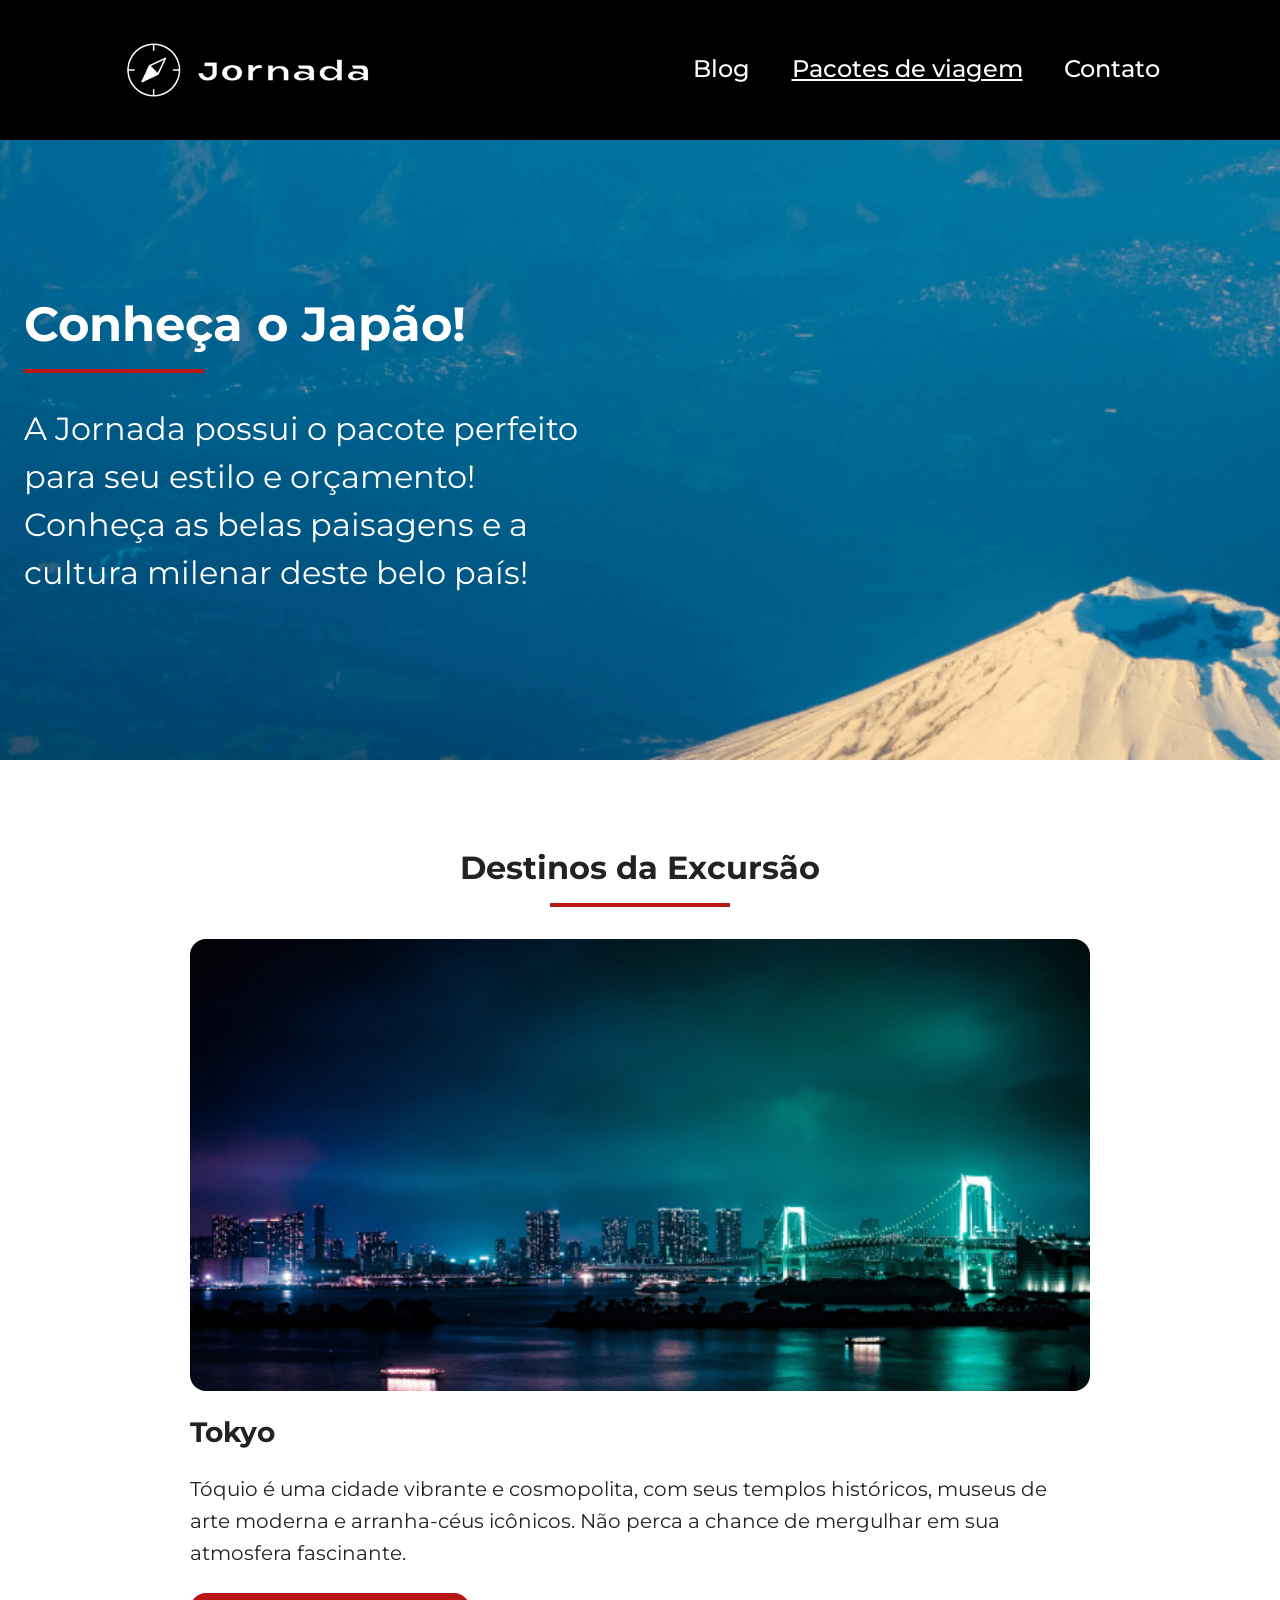
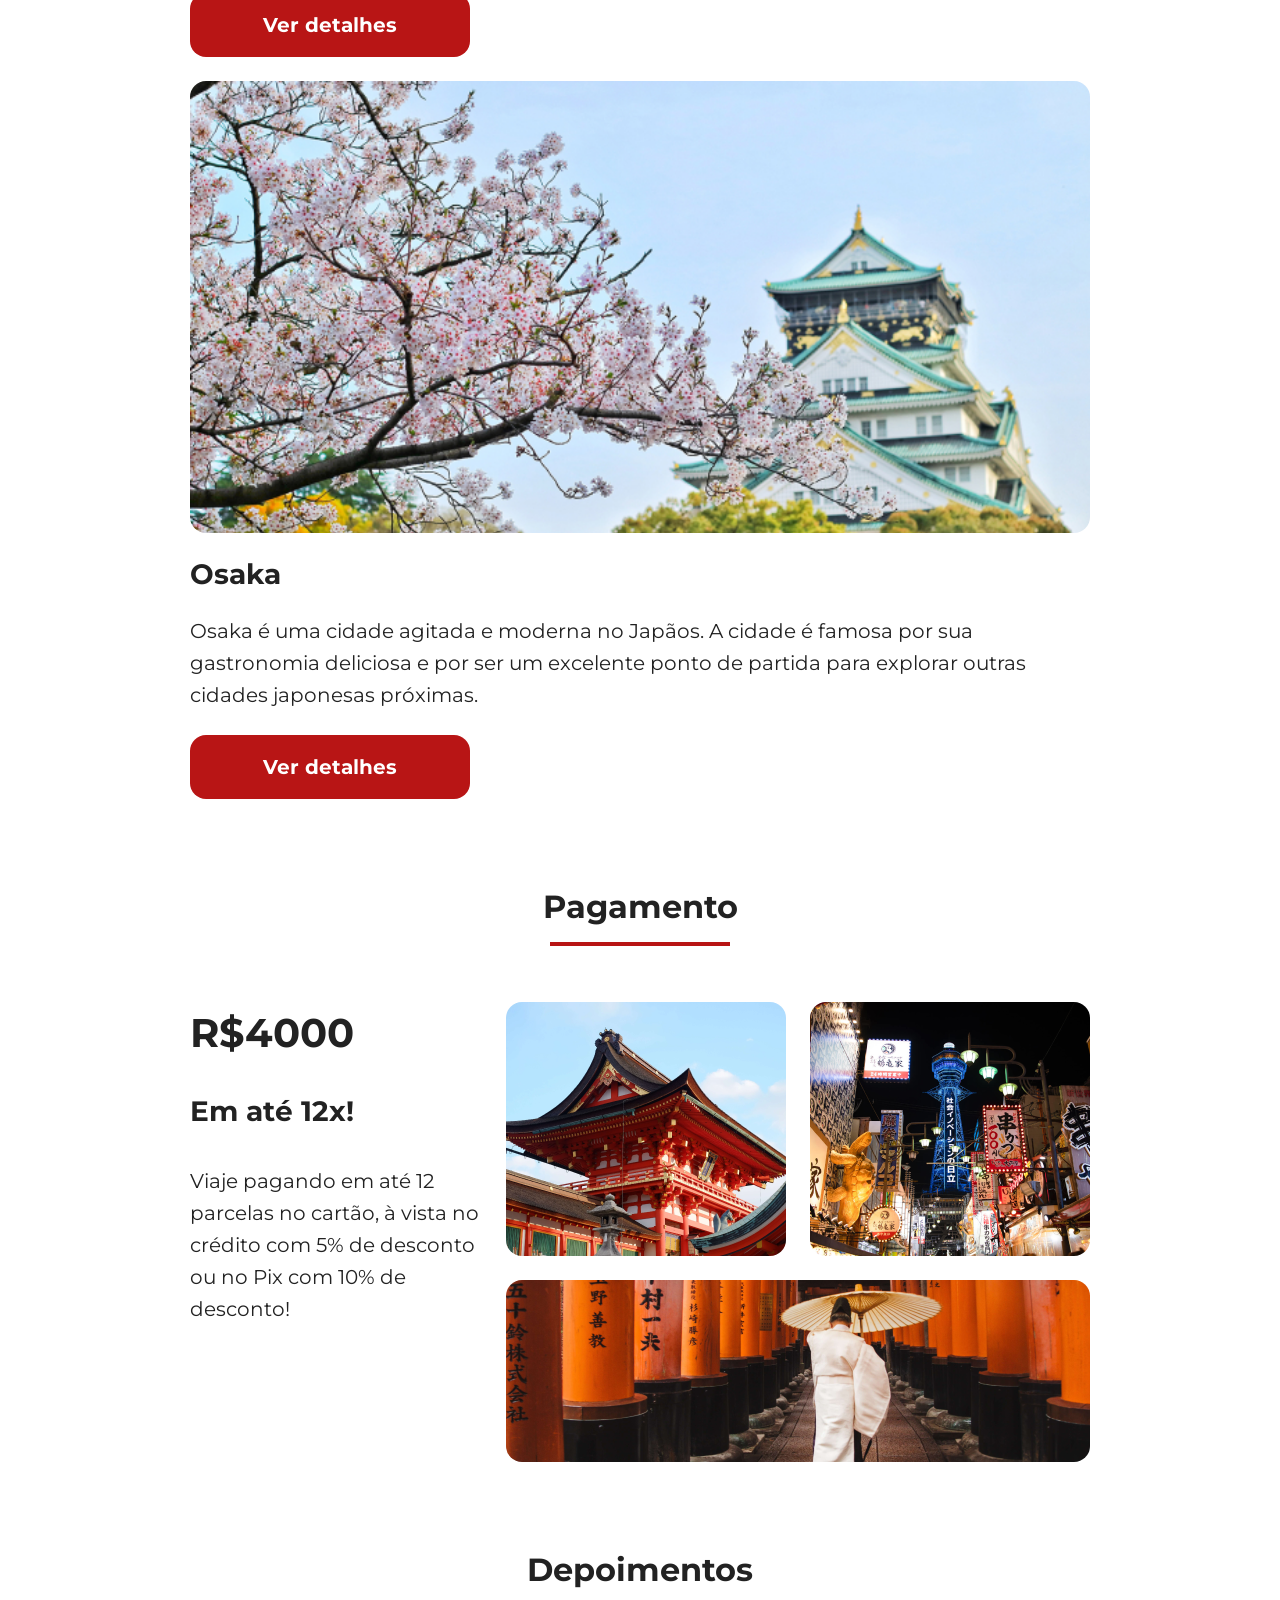
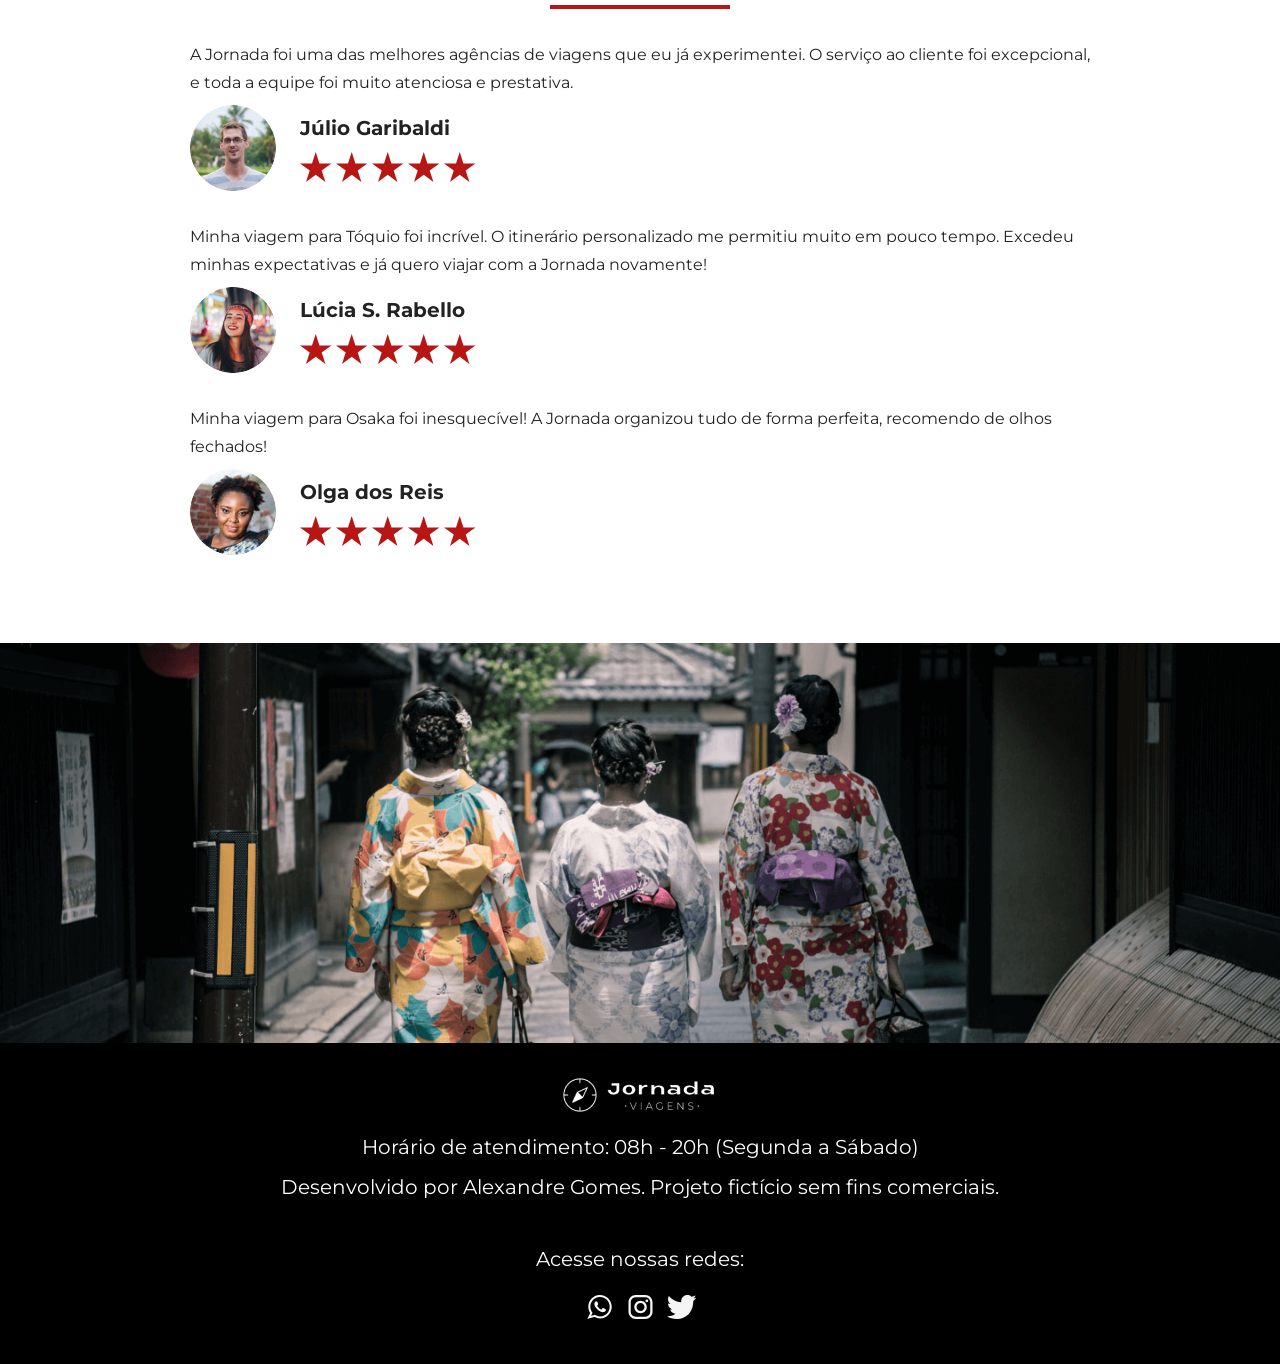
<file: travel-packages.html>
<!DOCTYPE html>
<html lang="pt-br">

<head>
    <meta charset="UTF-8">
    <meta name="viewport" content="width=device-width, initial-scale=1.0">

    <meta name="description"
        content="Planeje sua próxima aventura com a Jornada Viagens. Oferecemos pacotes exclusivos, passagens e roteiros personalizados para transformar seu sonho em realidade. Confira!">

    <meta name="og:title" content="Jornada Viagens">
    <meta name="og:description" content="Jornada Viagens, uma agência apaixonada por criar viagens">
    <meta name="og:image" content="https://alexandregomes-off.github.io/jornada-viagens/img/logo-footer.png">
    <meta name="og:type" content="website">
    <meta name="og:url" content="https://alexandregomes-off.github.io/jornada-viagens">

    <link rel="icon" href="favico.svg" type="xml/svg" />
    <link rel="stylesheet" href="./css/style.css" />

    <title>Pacotes de Viagem</title>
</head>

<body class="travel-packages-content">
    <header class="main-header">
        <a class="logo" href="index.html" title="voltar para a página inicial">
            <img class="img-mobile" src="img/bussola-jornada-branco.png"
                alt="Bussola do logo Jornada Viagens na cor branca" />
            <img class="img-desktop" src="img/bussola-texto-jornada-branco.png"
                alt="Logo Jornada Viagens na cor branca" />
        </a>
        <div class="navigation-menu">
            <label for="menu">
                <img src="img/menu.png" alt="menu" />
            </label>
            <input type="checkbox" id="menu" hidden />
            <nav>
                <ul class="list-links">
                    <li>
                        <a href="./blogpost.html" target="_blank" title="Acessar Blog">Blog</a>
                    </li>
                    <li>
                        <a class="active" href="pacotes-de-viagens.html" target="_blank"
                            title="Acessar Pacotes de viagem">Pacotes de
                            viagem</a>
                    </li>
                    <li>
                        <a href="./contato.html" target="_blank" title="Acessar Contato">Contato</a>
                    </li>
                </ul>
            </nav>
        </div>

    </header>

    <section class="travel-packages">
        <div class="section-title">
            <h1>Conheça o Japão!</h1>
            <hr />
            <p>A Jornada possui o pacote perfeito para seu estilo e orçamento! Conheça as belas paisagens e a cultura
                milenar deste belo país!</p>
        </div>
    </section>

    <section class="destinations">
        <div class="section-title">
            <h2>Destinos da Excursão</h2>
            <hr />
        </div>
        <div class="destination-items">
            <article class="item tokyo">
                <header>
                    <div class="img-item"></div>
                    <h3 class="content-title">Tokyo</h3>
                </header>
                <p class="content-text">
                    Tóquio é uma cidade vibrante e cosmopolita, com seus templos
                    históricos, museus de arte moderna e arranha-céus icônicos. Não
                    perca a chance de mergulhar em sua atmosfera fascinante.
                </p>
                <footer>
                    <a href="#" class="button" target="_blank" title="Veja mais detalhes do destino Tokyo">Ver
                        detalhes</a>
                </footer>
            </article>
            <article class="item osaka">
                <header>
                    <div class="img-item"></div>
                    <h3 class="content-title">Osaka</h3>
                </header>
                <p class="content-text">
                    Osaka é uma cidade agitada e moderna no Japãos. A cidade é famosa
                    por sua gastronomia deliciosa e por ser um excelente ponto de
                    partida para explorar outras cidades japonesas próximas.
                </p>
                <footer>
                    <a href="#" class="button" target="_blank" title="Veja mais detalhes do destino Osaka">Ver
                        detalhes</a>
                </footer>
            </article>
        </div>
    </section>

    <section class="payments">
        <div class="section-title">
            <h2>Pagamento</h2>
            <hr />
        </div>
        <article class="payments-content">
            <div class="text-content">
                <h3 class="content-title">R$4000</h3>
                <h4 class="aux-content-title">Em até 12x!</h4>
                <p class="content-text">Viaje pagando em até 12 parcelas no cartão, à vista no crédito com 5% de
                    desconto ou no
                    Pix com 10% de desconto! </p>
            </div>
            <div class="image-content">
                <div class="image japan-1"></div>
                <div class="image japan-2"></div>
                <div class="image japan-3 colspan-2"></div>
            </div>
        </article>

    </section>

    <section class="testimonials">

        <div class="section-title">
            <h2>Depoimentos</h2>
            <hr />
        </div>

        <div class="testimonials-container">

            <article>
                <header>
                    <p>A Jornada foi uma das melhores agências de viagens que eu já experimentei. O serviço ao cliente
                        foi excepcional, e toda a equipe foi muito atenciosa e prestativa.</p>
                </header>
                <footer>
                    <img src="./img/travel-packages/avatar-julio.png" alt="Imagem de perfil do cliente Júlio Garibaldi">
                    <div class="profile-content">
                        <h4>Júlio Garibaldi</h4>
                        <div class="rating">
                            <img src="./img/star.svg" class="star" alt="Imagem de uma estrela vermelha">
                            <img src="./img/star.svg" class="star" alt="Imagem de uma estrela vermelha">
                            <img src="./img/star.svg" class="star" alt="Imagem de uma estrela vermelha">
                            <img src="./img/star.svg" class="star" alt="Imagem de uma estrela vermelha">
                            <img src="./img/star.svg" class="star" alt="Imagem de uma estrela vermelha">
                        </div>
                    </div>
                </footer>
            </article>

            <article>
                <header>
                    <p>Minha viagem para Tóquio foi incrível. O itinerário personalizado me permitiu muito em pouco
                        tempo. Excedeu minhas expectativas e já quero viajar com a Jornada novamente!</p>
                </header>
                <footer>
                    <img src="./img/travel-packages/avatar-lucia.png" alt="Imagem de perfil do cliente Amari Salin">
                    <div class="profile-content">
                        <h4>Lúcia S. Rabello</h4>
                        <div class="rating">
                            <img src="./img/star.svg" class="star" alt="Imagem de uma estrela vermelha">
                            <img src="./img/star.svg" class="star" alt="Imagem de uma estrela vermelha">
                            <img src="./img/star.svg" class="star" alt="Imagem de uma estrela vermelha">
                            <img src="./img/star.svg" class="star" alt="Imagem de uma estrela vermelha">
                            <img src="./img/star.svg" class="star" alt="Imagem de uma estrela vermelha">
                        </div>
                    </div>
                </footer>
            </article>

            <article>
                <header>
                    <p>Minha viagem para Osaka foi inesquecível! A Jornada organizou tudo de forma perfeita, recomendo
                        de olhos fechados!</p>
                </header>
                <footer>
                    <img src="./img/travel-packages/avatar-olga.png" alt="Imagem de perfil do cliente Lauro B. Matos">
                    <div class="profile-content">
                        <h4>Olga dos Reis</h4>
                        <div class="rating">
                            <img src="./img/star.svg" class="star" alt="Imagem de uma estrela vermelha">
                            <img src="./img/star.svg" class="star" alt="Imagem de uma estrela vermelha">
                            <img src="./img/star.svg" class="star" alt="Imagem de uma estrela vermelha">
                            <img src="./img/star.svg" class="star" alt="Imagem de uma estrela vermelha">
                            <img src="./img/star.svg" class="star" alt="Imagem de uma estrela vermelha">
                        </div>
                    </div>
                </footer>
            </article>

        </div>

    </section>

    <section class="hero-footer">
        <div class="img-hero-footer"></div>
    </section>

    <section class="footer">
        <div class="detalhes">
            <div class="sobre">
                <img src="./img/logo-footer.png" alt="Logo da Jornada Viagens">
                <p>Horário de atendimento: 08h - 20h (Segunda a Sábado)</p>
                <p>Desenvolvido por Alexandre Gomes. Projeto fictício sem fins comerciais.</p>
            </div>
            <div class="redes-sociais">
                <p>Acesse nossas redes:</p>
                <div class="imagens-sociais">
                    <a href="#"><img src="./img/icone-whatsapp.svg" target="_blank"
                            title="Acesse o WhatsApp do Jarnada Viagens" alt="Icone do Whatsapp na cor branca"></a>
                    <a href="#"><img src="./img/icone-instagram.svg" target="_blank"
                            title="Acesse o Instagram do Jarnada Viagens" alt="Icone do instagram na cor branca"></a>
                    <a href="#"><img src="./img/icone-twitter.svg" target="_blank"
                            title="Acesse o Twitter do Jarnada Viagens" alt="Icone do Twitter na cor branca"></a>
                </div>
            </div>
        </div>

    </section>

</body>

</html>
</file>
<file: css/style.css>
@import url(global.css);
@import url(header.css);
@import url(hero.css);
@import url(offers.css);
@import url(categories.css);
@import url(destinations.css);
@import url(payments.css);
@import url(testimonials.css);
@import url(hero-footer.css);
@import url(travel-packages.css);
@import url(blogpost.css);
@import url(contato.css);
</file>
